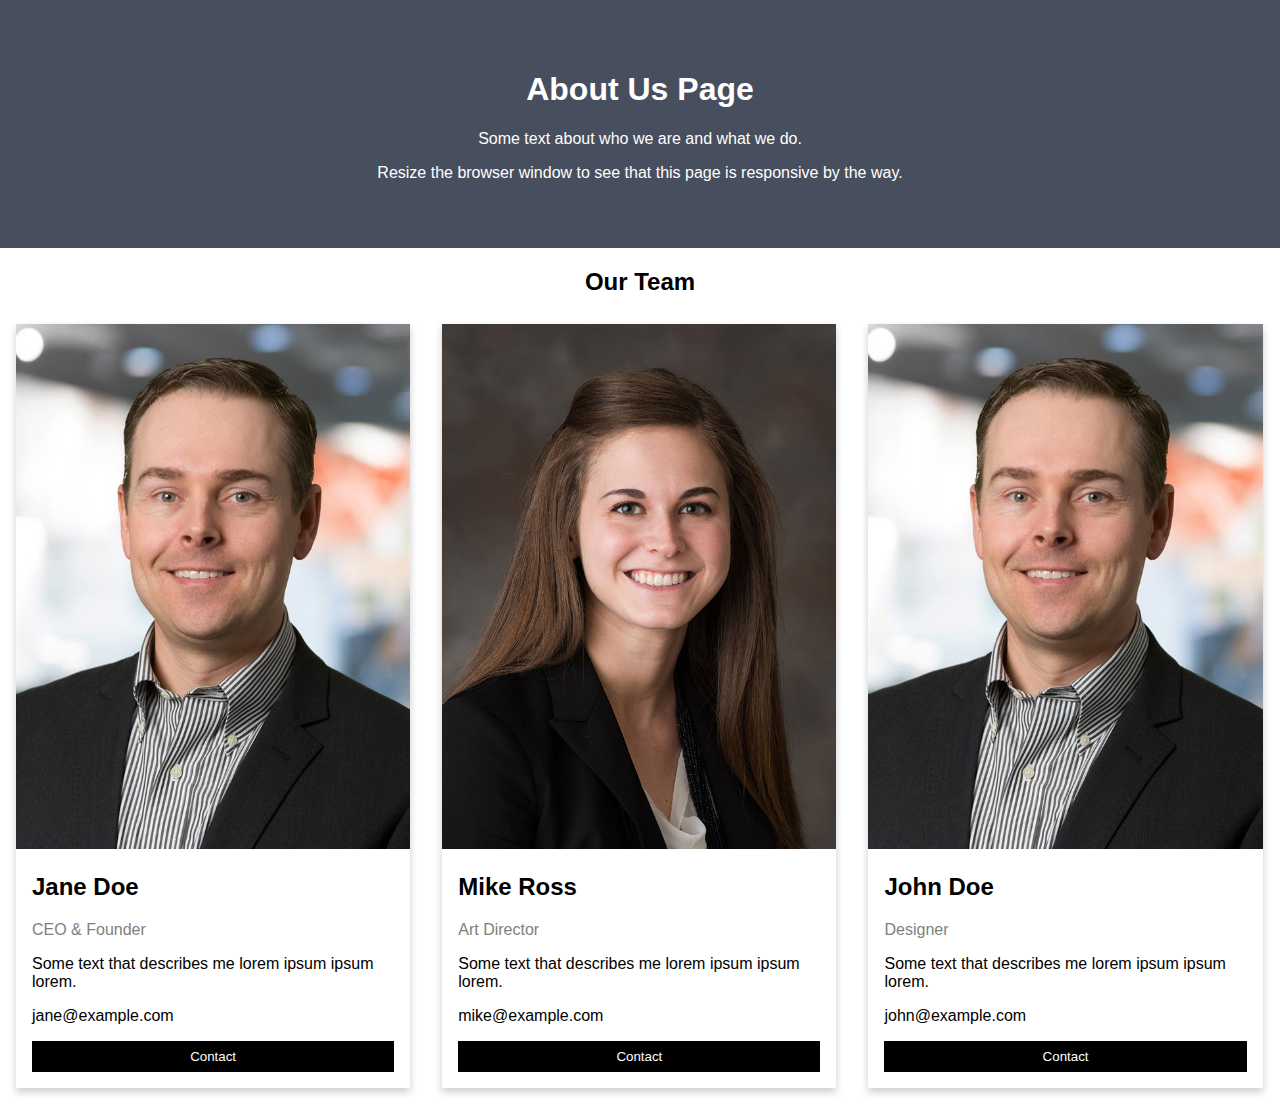
<file: Delsolo Furniture/about.html>
<!DOCTYPE html>
<html lang="en">
<head>
    <meta charset="UTF-8">
    <meta http-equiv="X-UA-Compatible" content="IE=edge">
    <meta name="viewport" content="width=device-width, initial-scale=1.0">
    <link rel="stylesheet" href="css/ss.css">
    <title>Document</title>
</head>
<body>
    <div class="about-section">
        <h1>About Us Page</h1>
        <p>Some text about who we are and what we do.</p>
        <p>Resize the browser window to see that this page is responsive by the way.</p>
      </div>
      
      <h2 style="text-align:center">Our Team</h2>
      <div class="row">
        <div class="column">
          <div class="card">
            <img src="img/15.jpeg" alt="Jane" style="width:100%">
            <div class="container">
              <h2>Jane Doe</h2>
              <p class="title">CEO & Founder</p>
              <p>Some text that describes me lorem ipsum ipsum lorem.</p>
              <p>jane@example.com</p>
              <p><button class="button">Contact</button></p>
            </div>
          </div>
        </div>
      
        <div class="column">
          <div class="card">
            <img src="img/16.jpeg" alt="Mike" style="width:100%">
            <div class="container">
              <h2>Mike Ross</h2>
              <p class="title">Art Director</p>
              <p>Some text that describes me lorem ipsum ipsum lorem.</p>
              <p>mike@example.com</p>
              <p><button class="button">Contact</button></p>
            </div>
          </div>
        </div>
      
        <div class="column">
          <div class="card">
            <img src="img/15.jpeg" alt="John" style="width:100%">
            <div class="container">
              <h2>John Doe</h2>
              <p class="title">Designer</p>
              <p>Some text that describes me lorem ipsum ipsum lorem.</p>
              <p>john@example.com</p>
              <p><button class="button">Contact</button></p>
            </div>
          </div>
        </div>
      </div>
</body>
</html>
</file>
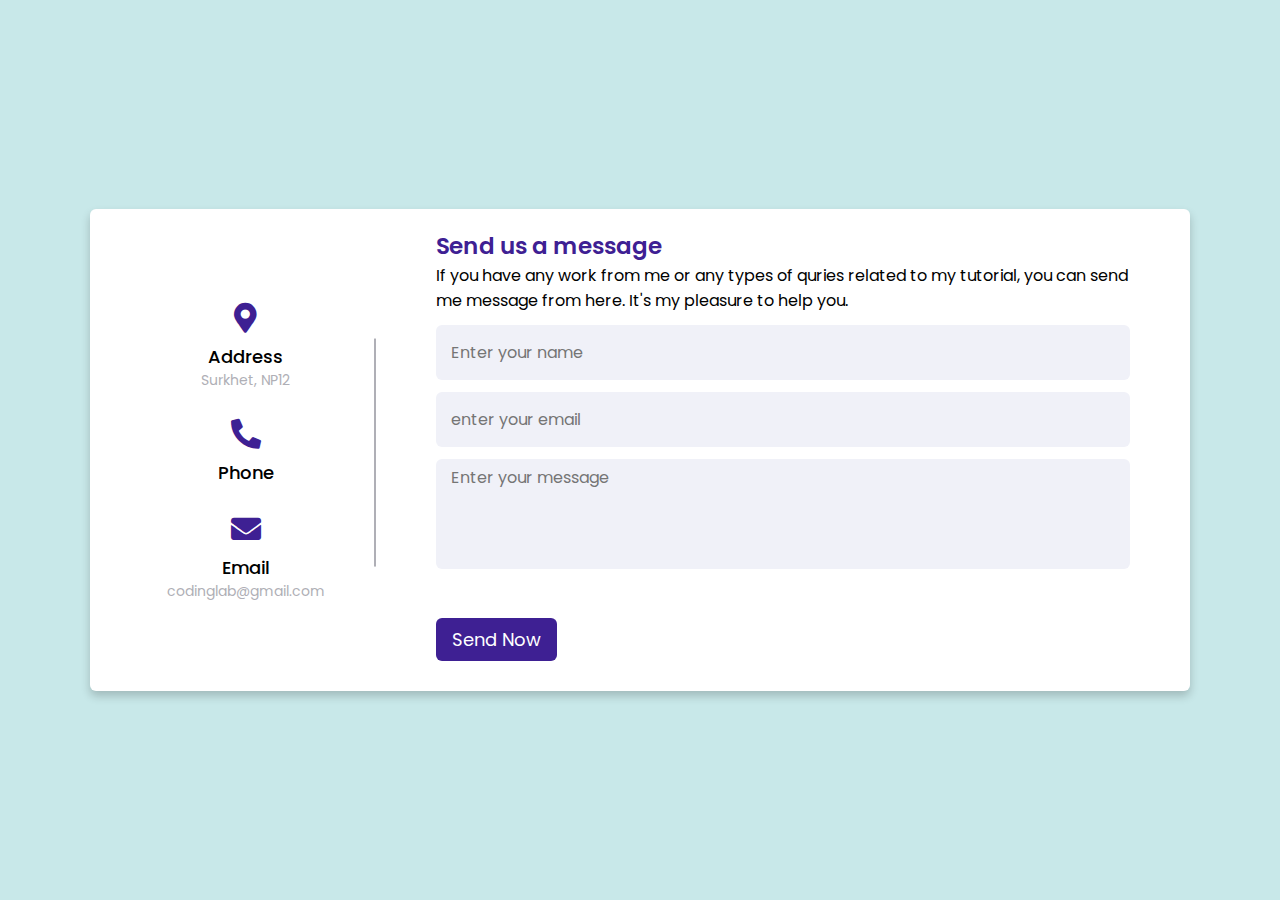
<file: Delsolo Furniture/form.html>
<!DOCTYPE html>
<html lang="en">
    <head>
        <meta charset="UTF-8">
        <meta http-equiv="X-UA-Compatible" content="IE=edge">
        <meta name="viewport" content="width=device-width, initial-scale=1.0">
        <link rel="stylesheet" href="css/styleForm.css">
        <link rel="stylesheet"
            href="https://cdnjs.cloudflare.com/ajax/libs/font-awesome/5.15.2/css/all.min.css"
            />
        <title>SignIn</title>
      
    </head>
    <body>


        <div class="container">
            <div class="content">
                <div class="left-side">
                    <div class="address details">
                        <i class="fas fa-map-marker-alt"></i>
                        <div class="topic">Address</div>
                        <div class="text-one">Surkhet, NP12</div>
                 
                    </div>
                    <div class="phone details">
                        <i class="fas fa-phone-alt"></i>
                        <div class="topic">Phone</div>
                   
                    </div>
                    <div class="email details">
                        <i class="fas fa-envelope"></i>
                        <div class="topic">Email</div>
                        <div class="text-one">codinglab@gmail.com</div>
                    
                    </div>
                </div>
                <div class="right-side" id="putting-form">
                    <div class="topic-text">Send us a message</div>
                    <p>If you have any work from me or any types of quries
                        related to my tutorial, you can send me message from
                        here. It's my pleasure to help you.</p>

                </div>
            </div>
        </div>

        <script src="js/script2.js"></script>

    </body>
</html>

<!-- <form action="#">
                <div class="input-box">
                  <input type="text" placeholder="Enter your name" />
                </div>
                <div class="input-box">
                  <input type="text" placeholder="Enter your email" />
                </div>
                <div class="input-box message-box">
                  <textarea placeholder="Enter your message"></textarea>
                </div>
                <div class="button">
                  <input type="button" value="Send Now" />
                </div>
              </form> -->
</file>
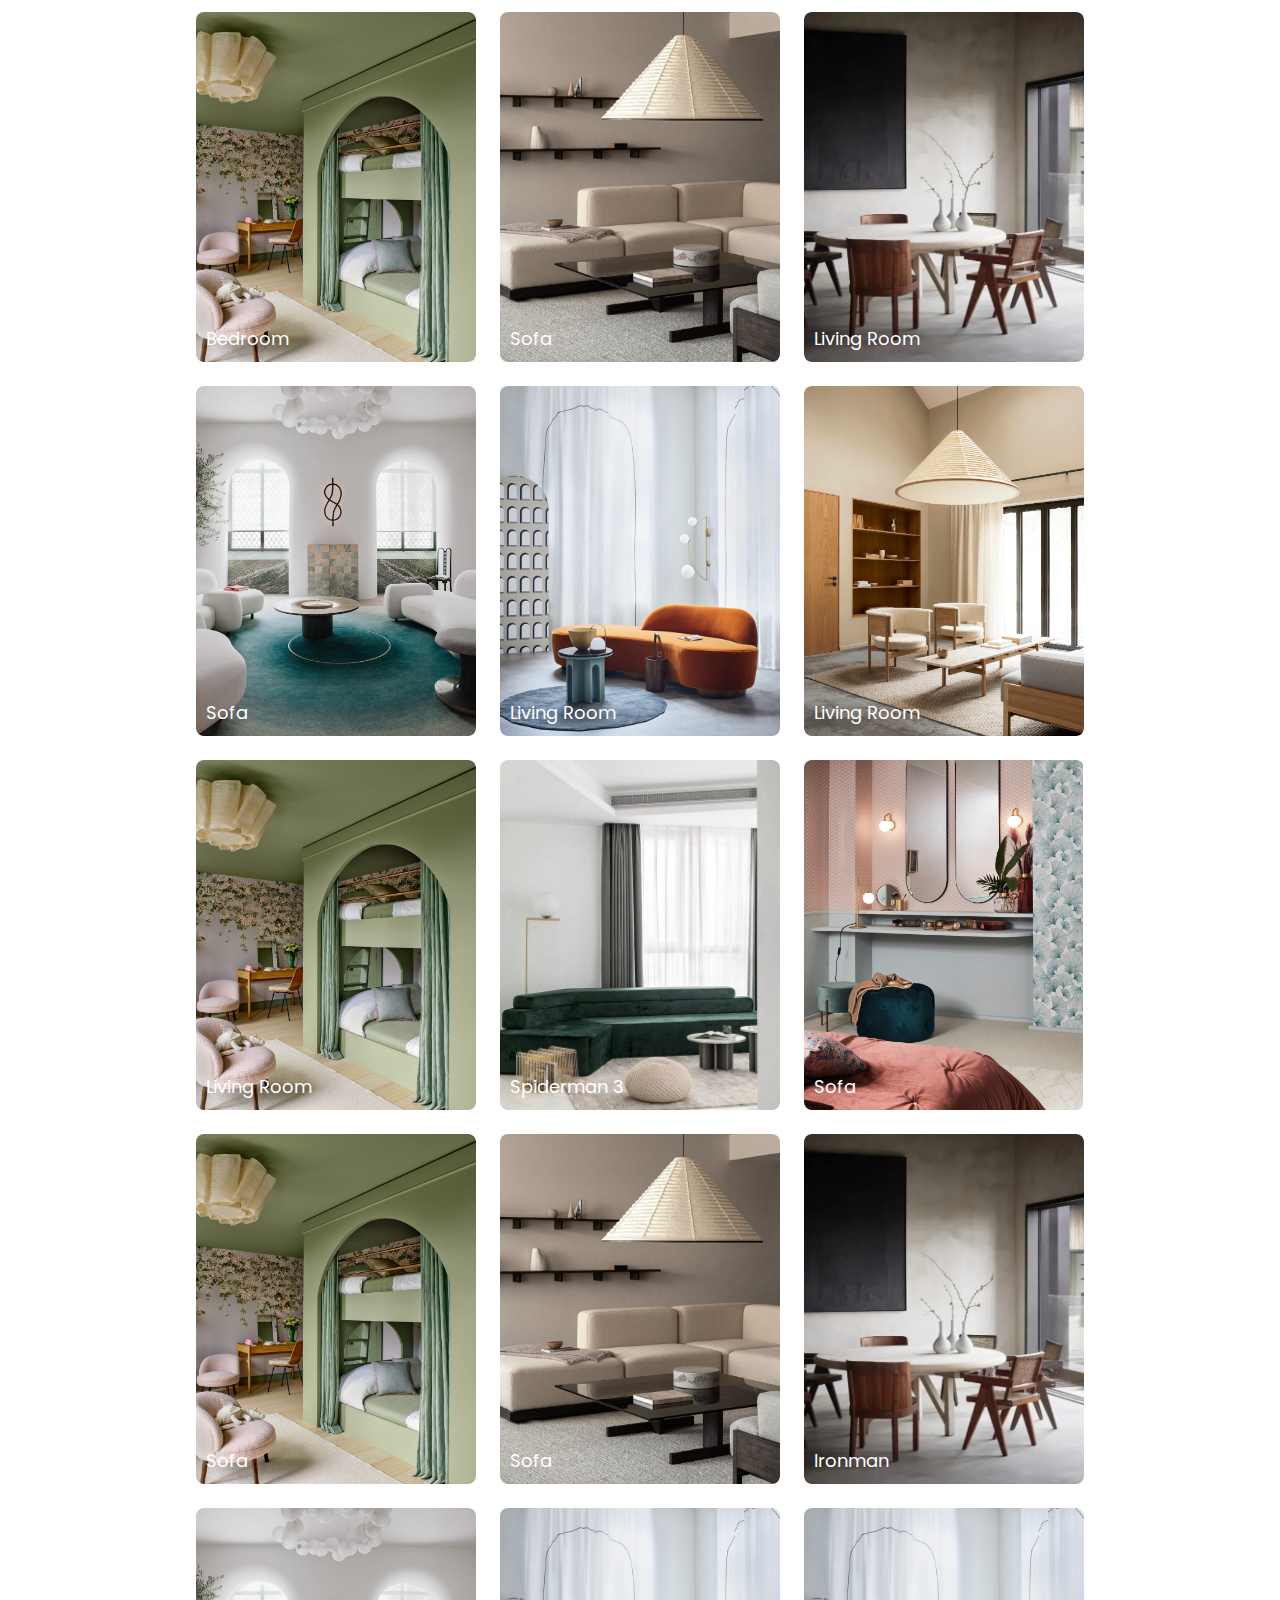
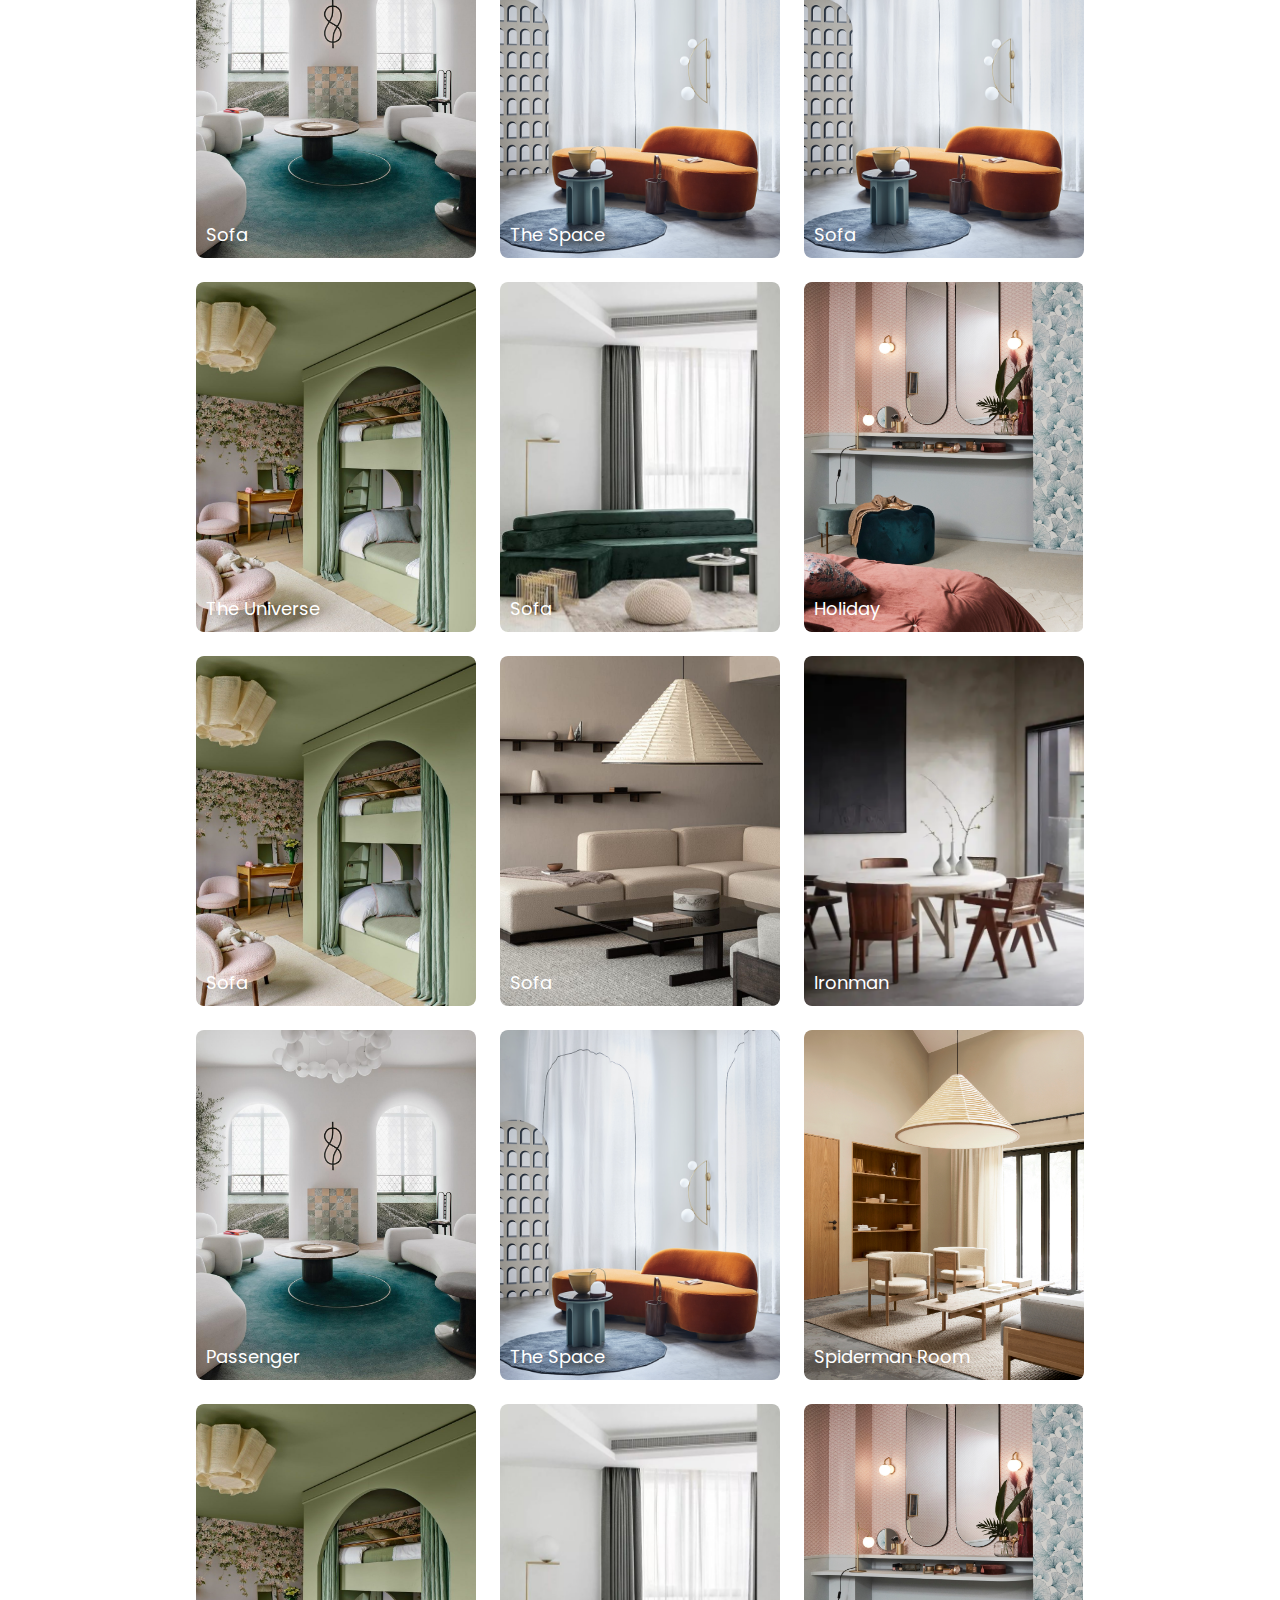
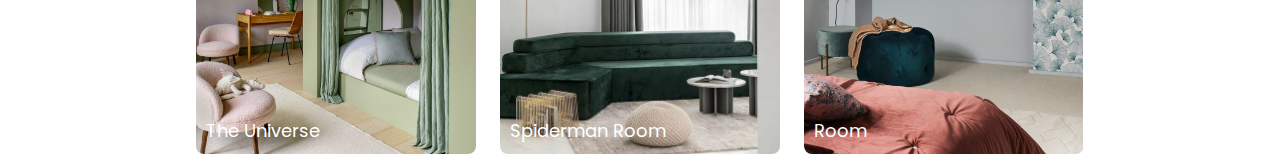
<file: Delsolo Furniture/gallery.html>
<!DOCTYPE html>
<!--=== Coding by CodingLab | www.codinglabweb.com === -->
<html lang="en">
    <head>
        <meta charset="UTF-8" />
        <meta http-equiv="X-UA-Compatible" content="IE=edge" />
        <meta data-name="viewport" content="width=device-width,
            initial-scale=1.0" />

        <!----======== CSS ======== -->
        <link rel="stylesheet" href="css/style.css" />

        <!--===== Boxicons CSS =====-->
        <link href="https://unpkg.com/boxicons@2.1.1/css/boxicons.min.css"
            rel="stylesheet" />

        <title>Image Gallery </title>
    </head>
    <body>
        <div class="container">


            <div class="images">
                <div class="image-box">
                    <img src="img/12.jpeg" alt="" />
                    <h6>bedroom</h6>
                </div>
                <div class="image-box">
                    <img src="img/6.jpeg" alt="" />
                    <h6>sofa</h6>
                </div>
                <div class="image-box" data-name="ironman">
                    <img src="img/5.png" alt="" />
                    <h6>living room</h6>
                </div>
                <div class="image-box" data-name="passenger">
                    <img src="img/11.png" alt="" />
                    <h6>sofa</h6>
                </div>
                <div class="image-box" data-name="space">
                    <img src="img/9.png" alt="" />
                    <h6>living room</h6>
                </div>
                <div class="image-box" data-name="spiderman">
                    <img src="img/10.png" alt="" />
                    <h6>living room</h6>
                </div>
                <div class="image-box" data-name="universe">
                    <img src="img/3.jpeg" alt="" />
                    <h6>living room</h6>
                </div>
                <div class="image-box" data-name="spiderman">
                    <img src="img/8.jpeg" alt="" />
                    <h6>spiderman 3</h6>
                </div>
                <div class="image-box" data-name="holiday">
                    <img src="img/13.png" alt="" />
                    <h6>sofa</h6>
                </div>
                <div class="image-box" data-name="spiderman">
                    <img src="img/12.jpeg" alt="" />
                    <h6>sofa</h6>
                </div>
                <div class="image-box" data-name="joker">
                    <img src="img/6.jpeg" alt="" />
                    <h6>sofa</h6>
                </div>
                <div class="image-box" data-name="ironman">
                    <img src="img/5.png" alt="" />
                    <h6>ironman</h6>
                </div>
                <div class="image-box" data-name="passenger">
                    <img src="img/11.png" alt="" />
                    <h6>sofa</h6>
                </div>
                <div class="image-box" data-name="space">
                    <img src="img/9.png" alt="" />
                    <h6>the space</h6>
                </div>
                <div class="image-box" >
                    <img src="img/9.png" alt="" />
                    <h6>sofa</h6>
                </div>
                <div class="image-box" data-name="universe">
                    <img src="img/3.jpeg" alt="" />
                    <h6>the universe</h6>
                </div>
                <div class="image-box" data-name="spiderman">
                    <img src="img/8.jpeg" alt="" />
                    <h6>sofa</h6>
                </div>
                <div class="image-box" data-name="holiday">
                    <img src="img/13.png" alt="" />
                    <h6>holiday</h6>
                </div>
                <div class="image-box" data-name="spiderman">
                    <img src="img/12.jpeg" alt="" />
                    <h6>sofa</h6>
                </div>
                <div class="image-box" data-name="joker">
                    <img src="img/6.jpeg" alt="" />
                    <h6>sofa</h6>
                </div>
                <div class="image-box" data-name="ironman">
                    <img src="img/5.png" alt="" />
                    <h6>ironman</h6>
                </div>
                <div class="image-box" data-name="passenger">
                    <img src="img/11.png" alt="" />
                    <h6>passenger</h6>
                </div>
                <div class="image-box" data-name="space">
                    <img src="img/9.png" alt="" />
                    <h6>the space</h6>
                </div>
                <div class="image-box" data-name="spiderman">
                    <img src="img/10.png" alt="" />
                    <h6>spiderman room</h6>
                </div>
                <div class="image-box" data-name="universe">
                    <img src="img/3.jpeg" alt="" />
                    <h6>the universe</h6>
                </div>
                <div class="image-box" data-name="spiderman">
                    <img src="img/8.jpeg" alt="" />
                    <h6>spiderman room</h6>
                </div>
                <div class="image-box" data-name="holiday">
                    <img src="img/13.png" alt="" />
                    <h6>room</h6>
                </div>

                <script src="js/script.js"></script>
            </body>
        </html>
</file>
<file: Delsolo Furniture/css/ss.css>
body {
    font-family: Arial, Helvetica, sans-serif;
    margin: 0;
  }
  
  html {
    box-sizing: border-box;
  }
  
  *, *:before, *:after {
    box-sizing: inherit;
  }
  
  .column {
    float: left;
    width: 33.3%;
    margin-bottom: 16px;
    padding: 0 8px;
  }
  
  .card {
    box-shadow: 0 4px 8px 0 rgba(0, 0, 0, 0.2);
    margin: 8px;
  }
  
  .about-section {
    padding: 50px;
    text-align: center;
    background-color: #474e5d;
    color: white;
  }
  
  .container {
    padding: 0 16px;
  }
  
  .container::after, .row::after {
    content: "";
    clear: both;
    display: table;
  }
  
  .title {
    color: grey;
  }
  
  .button {
    border: none;
    outline: 0;
    display: inline-block;
    padding: 8px;
    color: white;
    background-color: #000;
    text-align: center;
    cursor: pointer;
    width: 100%;
  }
  
  .button:hover {
    background-color: #555;
  }
  
  @media screen and (max-width: 650px) {
    .column {
      width: 100%;
      display: block;
    }
  }
</file>
<file: Delsolo Furniture/css/styleForm.css>
/* Google Font CDN Link */
@import url("https://fonts.googleapis.com/css2?family=Poppins:wght@200;300;400;500;600;700&display=swap");
* {
  margin: 0;
  padding: 0;
  box-sizing: border-box;
  font-family: "Poppins", sans-serif;
}
body {
  min-height: 100vh;
  width: 100%;
  background: #c8e8e9;
  display: flex;
  align-items: center;
  justify-content: center;
}
.container {
  max-width: 1100px;
  width: 100%;
  background: #fff;
  border-radius: 6px;
  padding: 20px 60px 30px 40px;
  box-shadow: 0 5px 10px rgba(0, 0, 0, 0.2);
}
.container .content {
  display: flex;
  align-items: center;
  justify-content: space-between;
}
.container .content .left-side {
  width: 25%;
  height: 100%;
  display: flex;
  flex-direction: column;
  align-items: center;
  justify-content: center;
  margin-top: 15px;
  position: relative;
}
.content .left-side::before {
  content: "";
  position: absolute;
  height: 70%;
  width: 2px;
  right: -15px;
  top: 50%;
  transform: translateY(-50%);
  background: #afafb6;
}
.content .left-side .details {
  margin: 14px;
  text-align: center;
}
.content .left-side .details i {
  font-size: 30px;
  color: #3e2093;
  margin-bottom: 10px;
}
.content .left-side .details .topic {
  font-size: 18px;
  font-weight: 500;
}
.content .left-side .details .text-one,
.content .left-side .details .text-two {
  font-size: 14px;
  color: #afafb6;
}

.container .content .right-side {
  width: 75%;
  margin-left: 75px;
}
.content .right-side .topic-text {
  font-size: 23px;
  font-weight: 600;
  color: #3e2093;
}
.right-side .input-box {
  height: 55px;
  width: 100%;
  margin: 12px 0;
}
.right-side .input-box input,
.right-side .input-box textarea {
  height: 100%;
  width: 100%;
  border: none;
  outline: none;
  font-size: 16px;
  background: #f0f1f8;
  border-radius: 6px;
  padding: 0 15px;
  resize: none;
}
.right-side .message-box {
  min-height: 110px;
}
.right-side .input-box textarea {
  padding-top: 6px;
}
.right-side .button {
  display: inline-block;
  margin-top: 12px;
}
.right-side .button input[type="submit"] {
  color: #fff;
  font-size: 18px;
  outline: none;
  border: none;
  padding: 8px 16px;
  border-radius: 6px;
  background: #3e2093;
  cursor: pointer;
  transition: all 0.3s ease;
}
.button input[type="button"]:hover {
  background: #5029bc;
}

@media (max-width: 950px) {
  .container {
    width: 90%;
    padding: 30px 40px 40px 35px;
  }
  .container .content .right-side {
    width: 75%;
    margin-left: 55px;
  }
}
@media (max-width: 820px) {
  .container {
    margin: 40px 0;
    height: 100%;
  }
  .container .content {
    flex-direction: column-reverse;
  }
  .container .content .left-side {
    width: 100%;
    flex-direction: row;
    margin-top: 40px;
    justify-content: center;
    flex-wrap: wrap;
  }
  .container .content .left-side::before {
    display: none;
  }
  .container .content .right-side {
    width: 100%;
    margin-left: 0;
  }
}

/* /// */
</file>
<file: Delsolo Furniture/css/style.css>
/* Google Fonts - Poppins */
@import url('https://fonts.googleapis.com/css2?family=Poppins:wght@300;400;500;600&display=swap');

html{
    font-size: 62.5%; /* 1rem = 10px */
    scroll-behavior: smooth;
}
:root{
/* Font Sizes & Family */
/* if we set html's font size 62.5% then 1rem = 10px */

--body-font: 'Poppins', sans-serif;

--big-font: 4rem;
--h1-font: 3.6rem;
--h2-font: 2.4rem;
--h3-font: 2rem;
--h4-font: 1.8rem;
--normal-font: 1.6rem;
--small-font: 1.4rem;
--smaller-font: 1.3rem;

/* Font Weight ***/
--font-regular: 400;
--font-medium: 500;
--font-semi-bold: 600;

/* Color Variables */
--primary-color: #ca9682;
--primary-color-hover: #c2a195;
--text-color: #a6b1b4;
--text-color-light: #888682;
--border-color: #484848;
--white-color: #FFF;
--section-bg: #2C3034;

/* z-index */
--z-overlay: 10;
--z-fixed: 100;

/* transition */
--tran-0-2: 0.2s;
--tran-0-3: 0.3s;
--tran-0-5: 0.5s;
}

/*Font sizes For Small Screen 968px */
@media screen and (max-width: 990px) {
:root {
  --big-font: 3.5rem;
  --h1-font: 2.4rem;
  --h2-font: 2rem;
  --h3-font: 1.8rem;
  --h4-font: 1.6rem;
  --normal-font: 1.5rem;
  --small-font: 1.3rem;
  --smaller-font: 1.2rem;
}
}


/* Pre-CSS */
*{
  margin: 0;
  padding: 0;
  box-sizing: border-box;
}
body{
  overflow-x: hidden;
  background-color: var(--white-color);
}

/* Custom Scrollbar */
::selection{
  background-color: var(--primary-color);
  color: var(--white-color);
}
::-webkit-scrollbar{
  width: 8px;
}
::-webkit-scrollbar-track{
  background-color: #f9f1ec;
}
::-webkit-scrollbar-thumb{
  border-radius: 1rem;
  background-color: var(--primary-color);
}
::-webkit-scrollbar-thumb:hover{
  border-radius: 1rem;
  background-color: var(--primary-color-hover)
}

body,
button,
input{
  font-family: var(--body-font);
  font-size: var(--normal-font);
  font-weight: var(--font-regular);
  color: var(--text-color);
}

input{
  outline: none;
}
ul{
  list-style: none;
}
a{
  text-decoration: none;
}
img{
  width: 100%;
  height: 100%;
  object-fit: cover;
}

/* Reusuable CSS */
.section{
  padding: 7rem 2rem;
}
.container{
  max-width: 1030px;
  width: 100%;
  margin: 0 auto;
  padding: 0 3rem;
}
.flex{
  display: flex;
  align-items: center;
  column-gap: 0.6rem;
}
.button{
  border: none;
  outline: none;
  color: var(--white-color);
  padding: 1.4rem 4rem;
  border-radius: 3rem;
  background-color: var(--primary-color);
  transition: var(--tran-0-3);
  cursor: pointer;
}
.button:hover{
  background-color: var(--primary-color-hover);
}
.section-subtitle,
.content-subtitle{
  color: var(--primary-color);
  font-size: var(--normal-font);
  letter-spacing: 1px;
  font-weight: var(--font-medium);
  text-align: center;
}
.section-title,
.content-title{
  text-align: center;
  font-size: var(--h2-font);
  font-weight: var(--font-medium);
  margin: 1rem 0;
}
.section-description,
.content-description{
  text-align: center;
  margin-bottom: 2rem;
}
.section-description{
  padding: 0 16rem;
}
/* Header */
.header{
  position: fixed;
  top: 0;
  left: 0;
  height: 7rem;
  width: 100%;
  z-index: var(--z-fixed);
  transition: var(--tran-0-5);
}
.header-active{
  height: 6rem;
  background-color: var(--white-color);
  box-shadow: 0 0 10px rgba(0, 0, 0, 0.2);
}

/* nav */
.nav{
  position: relative;
  height: 100%;
  align-items: center;
  justify-content: space-between;
}

.logo-text,
.nav-link,
.phone-icon,
.phone-number{
  color: var(--white-color);
}


.header-active .logo-text,
.header-active .nav-link,
.header-active .phone-icon,
.header-active .phone-number{
  color: var(--text-color);
}


.phone-icon{
  font-size: 2rem;
}
.menu-list{
  column-gap: 2rem;
}
.nav-link{
  position: relative;
  text-transform: capitalize;
}
.nav-link::before{
  content: '';
  position: absolute;
  left: 50%;
  bottom: -8px;
  height: 6px;
  width: 6px;
  border-radius: 50%;
  transform: translateX(-50%);
  background-color: var(--white-color);
  opacity: 0;
}
.active-navlink::before{
  opacity: 1;
}
.header-active .active-navlink::before{
  background-color: var(--text-color);
}
.media-icons{
  column-gap: 1rem;
}
.media-icons a{
  color: var(--text-color-light);
}
.navClose-btn,
.navOpen-btn,
.media-icons{
  display: none;
}

/* nav responsive */
@media screen and (max-width: 768px) {
  .contact-content{
    display: none;
  }
  .navClose-btn,
  .navOpen-btn,
  .media-icons{
  display: block;
}
  .nav .menu-content{
    position: fixed;
    top: 0;
    right: -100%;
    max-width: 300px;
    width: 100%;
    height: 100%;
    z-index: var(--z-fixed);
    padding: 10rem 0 5rem;
    background-color: var(--white-color);
    box-shadow: 0 0 10px rgba(0, 0, 0, 0.2);
    display: flex;
    flex-direction: column;
    align-items: center;
    justify-content: space-between;
    transition: var(--tran-0-5);
  }
  
  .nav .menu-content.open{
    right: 0;
  }
  .menu-list{
    flex-direction: column;
    row-gap: 2.5rem;
    font-size: var(--h4-font);
  }
  .nav-link{
    color: var(--text-color);
  }
  .nav-link::before{
    background-color: var(--text-color);
  }
  .navClose-btn{
    position: absolute;
    top: 2rem;
    right: 2rem;
    font-size: 2.5rem;
    cursor: pointer;
  }
  .navOpen-btn{
    font-size: 2rem;
    cursor: pointer;
    color: var(--white-color);
  }
  .header-active .navOpen-btn{
    color: var(--text-color);
  }
}


/* Home */
.home{
  height: 100vh;
  width: 100%;
  /* background-color: red; */
}
.swiper-slide{
  position: relative;
  height: 100vh;
  width: 100%;
}
.home .swiper-slide::before{
  content: '';
  position: absolute;
  left: 0;
  top: 0;
  height: 100%;
  width: 100%;
  background-color: rgba(0, 0, 0, 0.4);
  z-index: var(--z-overlay);
}
.home-img{
  height: 100%;
  width: 100%;
}

/* swiper button */
.swiper-navBtn{
  height: 5rem;
  width: 5rem;
  color: var(--white-color);
  border-radius: 50%;
  background-color: rgba(255, 255, 255, 0.2);
  transition: var(--tran-0-2);
  opacity: 0;
  visibility: visible;
}
.home:hover .swiper-navBtn,
.review:hover .swiper-navBtn{
  opacity: 1;
}
.swiper-navBtn:hover{
  background-color: rgba(255, 255, 255, 0.3);
}
.swiper-navBtn::after,
.swiper-navBtn::before{
  font-size: 2rem;
}

.swiper-button-next{
  right: 16rem;
}
.swiper-button-prev{
  left: 16rem;
}


.swiper-pagination-bullet{
  background-color: var(--white-color);
  opacity: 1;
  height: 1.5rem;
  width: 1.5rem;
  margin-bottom: 2rem;
  visibility: hidden;
}
.swiper-pagination-bullet-active{
  border: 3px solid var(--white-color);
  background-color: var(--primary-color);
}
.home-details{
  position: absolute;
  top: 50%;
  left: 50%;
  z-index: var(--z-fixed);
  transform: translate(-50%, -50%);
  display: grid;
  justify-items: center;
  width: 100%;
  row-gap: 4rem;
}

.homeSubtitle{
  text-align: center;
  font-size: var(--normal-font);
  color: var(--white-color);
}
.homeTitle{
  text-align: center;
  font-size: var(--big-font);
  color: var(--white-color);
  font-weight: var(--font-semi-bold);
}


/* About */
.about .content-subtitle,
.about .content-title,
.about .content-description{
  text-align: left;
}
.about-content{
  display: grid;
  grid-template-columns: repeat(2,1fr);
  column-gap: 7rem;
  align-items: center;
  padding: 0 5rem;
}
.about-imageContent{
  position: relative;
  max-width: 400px;
  height: 450px;
  border: 6px solid var(--section-bg);
}
.aboutImg-textBox{
  position: absolute;
  bottom: 2rem;
  right: -5rem;
  padding: 2rem;
  max-width: 360px;
  width: 100%;
  text-align: center;
  border: 6px solid var(--section-bg);
  background-color: var(--white-color);
}
.aboutImg-textBox .content-description{
  text-align: center;
  margin-bottom: 0;
}
.heart-icon{
  position: absolute;
  left: -1.9rem;
  top: 50%;
  height: 3rem;
  width: 3rem;
  color: var(--white-color);
  background-color: var(--section-bg);
  transform: translateY(-50%);
  justify-content: center;
  border-radius: 50%;
}

.about-details{
  display: grid;
  row-gap: 4rem;
}
.about-lists{
  column-gap: 1rem;
  align-items: baseline;
}
.about-list{
  font-weight: var(--font-medium);
  font-size: 1.8rem;
}
.about-list:nth-child(1){
  color: var(--primary-color);
}
.about-list.dot{
  font-size: 2.5rem;
}
.about-buttons{
  column-gap: 2rem;
}
.about-link .link-text,
.about-arrowIcon{
  color: var(--text-color);
  text-transform: uppercase;
}
.about-arrowIcon{
  transition: var(--tran-0-3);
}
.about-link:hover .about-arrowIcon{
  margin-left: 4px;
}

/* Menu */
.menu{
  background-color: var(--section-bg);
}
.section-title,
.section-description{
  color: var(--white-color);
}
.menu .menu-content{
  display: grid;
  grid-template-columns: 1.8fr 1fr;
  column-gap: 6rem;
  margin-top: 6rem
}
.menu-img{
  height: 80px;
  width: 80px;
  margin-right: 1.5rem;
}
.menu-items{
  display: grid;
  row-gap: 1.5rem;
}

.menu-item{
  position: relative;
  padding: 2rem 2.5rem;
  background-color: var(--white-color);
}
.menuItem-details{
  margin-right: 1.5rem;
}
.menuItem-topic{
  font-weight: var(--font-semi-bold);
}
.menuItem-des{
  font-size: var(--small-font);
}
.menuItem-price{
  flex-direction: column;
  padding-left: 2rem;
  border-left: 2px solid rgba(0, 0, 0, 0.3);
}
.discount-price{
  font-size: 1.8rem;
}
.real-price{
  text-decoration: line-through;
}
.time-topic{
  width: 100%;
  display: block;
  text-align: center;
  font-size: 1.8rem;
  font-weight: var(--font-regular);
  padding: 1.5rem 0;
  color: var(--white-color);
  background-color: var(--primary-color);
}
.time-list{
  padding: 1.5rem;
  border-bottom: 2px solid rgba(0, 0, 0, 0.3);
  justify-content: space-between;
  background-color: var(--white-color);
}
.time-list:nth-child(7){
  border-bottom: none;
}

/* Brand */
.brand-images{
  display: grid;
  align-items: center;
  column-gap: 2rem;
  justify-content: space-between;
  justify-items: center;
  margin-top: 3rem;
  grid-template-columns: repeat(5,1fr);
}
.brand-img{
  width: 150px;
  object-fit: contain;
  opacity: 0.4;
  transition: var(--tran-0-5);
}
.brand-img:hover{
  opacity: 1;
}

/* Review */
.review{
  background-color: #f2f2f2;
}
.review .section-title,
.review .section-description{
  color: var(--text-color);
}
.testi-content{
  position: relative;
  height: 100%;
  width: 100%;
  row-gap: 2rem;
  flex-direction: column;
}
.review-img{
  height: 150px;
  width: 150px;
  border-radius: 50%;
  margin-bottom: 2rem;
}
.review-quote{
  padding: 0 15rem;
  text-align: center;
}
.quote-icon{
  font-size: 3rem;
  color: var(--primary-color);
}
.testi-personDetails{
  flex-direction: column;
}
.testi-personDetails .name{
  font-size: 1.8rem;
  font-weight: var(--font-medium);
}

/* swiper btn */
.review .swiper-navBtn{
  background-color: rgba(0, 0, 0, 0.1);
}
.review .swiper-button-next{
  right: 2rem;
  transform: translateY(2rem);
}
.review .swiper-button-prev{
  left: 2rem;
  transform: translateY(2rem);
}
.review .swiper-navBtn:hover{
  background-color: rgba(0, 0, 0, 0.2);
}

/* Newsletter */

.newsletter .logo-text,
.newsletter .section-description{
  color: var(--text-color);
}
.newletter-container{
  display: grid;
  justify-items: center;
  row-gap: 4rem;
}

.newsletter .logo-text{
  color: var(--text-color-light);
  font-size: 2rem;
  font-weight: var(--font-medium);
}
.newsletter-inputBox{
  position: relative;
  height: 5rem;
  max-width: 400px;
  width: 100%;
  overflow: hidden;
}
.newletter-input{
  height: 100%;
  width: 100%;
  border-radius: 3rem;
  border: 2px solid rgba(0, 0, 0, 0.2);
  padding: 0 16rem 0 2rem;
}
.newsletter-button{
  position: absolute;
  top: 0;
  right: 0;
  border-radius: 0 3rem 3rem 0;
}
.newsletter .media-icons{
  display: flex;
}

/* Footer */
.footer{
  padding: 4rem 2rem 3rem;
  background-color: var(--section-bg);
}
.footer .content-description,
.footer .map-icon,
.footer .location-text{
  color: var(--text-color-light);
}
.footer-container{
  display: grid;
  grid-template-columns: 1fr 2fr;
  column-gap: 2rem;
  align-items: center;
}
.footer-content{
  display: grid;
  row-gap: 3rem;
}
.footer .logo-text{
  color: var(--text-color-light);
  font-size: 2rem;
  font-weight: var(--font-medium);
}
/* .footer .logo-icon{
  font-size: 3rem;
} */
.footer .content-description,
.footer .location-text{
  text-align: left;
  font-size: var(--small-font);
}
.footer .map-icon{
  font-size: 3rem;
  margin-right: 1rem;
}
.footer-linkContent{
  display: grid;
  grid-template-columns: repeat(3,1fr);
  justify-items: end;
}
.footer-links{
  display: grid;
  row-gap: 1rem;
  font-weight: var(--font-medium);
  color: var(--white-color);
}
.footer-link{
  font-size: var(--small-font);
  color: rgba(255, 255, 255, 0.5);
  transition: var(--tran-0-3);
}
.footer-link:hover{
  color: rgba(255, 255, 255, 0.8);
}
.footer-copyRight{
  max-width: 970px;
  margin: 0 auto;
  text-align: center;
  padding-top: 3rem;
  margin-top: 3rem;
  font-size: var(--small-font);
  border-top: 2px solid var(--text-color-light);
  color: rgba(255, 255, 255, 0.8);;
}


/* Scroll Up */
.scrollUp-btn{
  position: fixed;
  bottom: -30%;
  right: 3rem;
  height: 3rem;
  width: 3rem;
  font-size: 2rem;
  border-radius: 4px;
  color: var(--primary-color-hover);
  cursor: pointer;
  box-shadow: 0 3px 6px rgba(0, 0, 0, 0.2);
  background-color: var(--white-color);
  z-index: var(--z-overlay);
  justify-content: center;
  transition: var(--tran-0-3);
}
.scrollUpBtn-active{
  bottom: 3rem;
}
.scrollUp-icon{
  opacity: 0.9;
  transition: var(--tran-0-3);
}
.scrollUp-btn:hover .scrollUp-icon{
  opacity: 1;
}

/* Responive media */
@media screen and (max-width: 1150px) {
  .swiper-button-prev {
    left: 10rem;
}
  .swiper-button-next {
    right: 10rem;
}
}

@media screen and (max-width: 1000px) {
  .swiper-button-prev {
    left: 3rem;
}
  .swiper-button-next {
    right: 3rem;
}
  .section-description {
    padding: 0 8rem;
  }
  .about-imageContent {
    height: 400px;
  }
  .aboutImg-textBox {
    padding: 1.5rem 2rem;
  }
  .menu .menu-content {
    grid-template-columns: 1.5fr 1fr;
    column-gap: 3rem;
  }
  .brand-images{
    grid-template-columns: repeat(3,1fr);
  }

}

@media screen and (max-width: 768px) {
  .section.review{
    padding: 7rem 1rem 3rem;
  }
  .review .swiper{
    padding-bottom: 6.5rem;
  }
  .swiper-navBtn{
    visibility: hidden;
  }
  .swiper-pagination-bullet{
    visibility: visible;
  }

  .section {
    padding: 7rem 1rem;
}
.section-description,
.review-quote{
  padding: 0 6rem;
}
.about-content{
  grid-template-columns: 1fr;
  row-gap: 3rem;
  justify-items: center;
}
.about .content-subtitle,
.about .content-title,
.about .content-description{
  text-align: center;
}
.about-details {
  justify-items: center;
}
.about-lists{
  justify-content: center;
}
.menu .menu-content {
  grid-template-columns: 1fr;
  row-gap: 3rem;
}
.footer-container{
  row-gap: 1.5rem;
}
}

@media screen and (max-width: 600px){
  .container{
    padding: 0.5rem;
  }
  .section-description, .review-quote{
    padding: 0;
  }
  .aboutImg-textBox{
    right: -2rem
  }
  .menuItem-price{
    border: none;
  }
  .menu-img{
    height: 70px;
    width: 70px;
    margin-right: 0;
}
  .brand-images{
    grid-template-columns: repeat(2,1fr);
  }
  .brand-img{
    width: 130px;
  }
  .footer-container{
    grid-template-columns: 1fr;
    row-gap: 6rem;
  }
  .footer-content{
    justify-items: center;
  }
  .footer-linkContent{
    justify-items: center;
  }
  
}
@media screen and (max-width: 400px) {
  .homeTitle{
    font-size:3rem;
  }
  .menu-item{
    flex-direction: column;
    align-items: center;
    padding: 1rem;
    row-gap: 2rem;
  }
  .menuItem-details{
    margin-right: 0;
    display: flex;
    flex-direction: column;
    align-items: center;
  }
  .menuItem-price{
    padding-left: 0;
    flex-direction: row;
  }
  .menuItem-des{
    text-align: center;
}
  .newsletter-input {
    padding: 0 11rem 0 2rem;

}
  .newsletter-button {
    padding: 1.4rem 2rem;

}
}
/* kkj */




.container .images .image-box {
  position: relative;
  height: 350px;
  width: 280px;
  border-radius: 8px;
  overflow: hidden;
}
.images {
  width: 100%;
  display: flex;
  justify-content: center;
  flex-wrap: wrap;
}
.images .image-box {
  margin: 12px;
}
.images .image-box img {
  height: 100%;
  width: 100%;
  border-radius: 6px;
  transition: transform 0.2s linear;
}
.image-box:hover img {
  transform: scale(1.05);
}
.image-box h6 {
  position: absolute;
  bottom: 10px;
  left: 10px;
  color: #fff;
  font-size: 18px;
  font-weight: 400;
  text-transform: capitalize;
}
.toggle_btn{
  margin-top: 15px;
  font-weight: 700;
  color: #ffffff;
  cursor: pointer;
  margin-left: 70%;
  font-size: 15px;
  padding: 10px;
  border-radius: 5px;
  background: var(--primary-color);;
  }
  
  .wrapper .toggle_btn.active .fas{
  transform: rotate(180deg);
  }


  .vertical-center {
    margin: 20px;
    position: absolute;
    right: 46%;
    -ms-transform: translateY(-50%);
    transform: translateY(-50%);
    

  }
  .vertical-center .show{
    color:#ca9682;
   
  }
</file>
